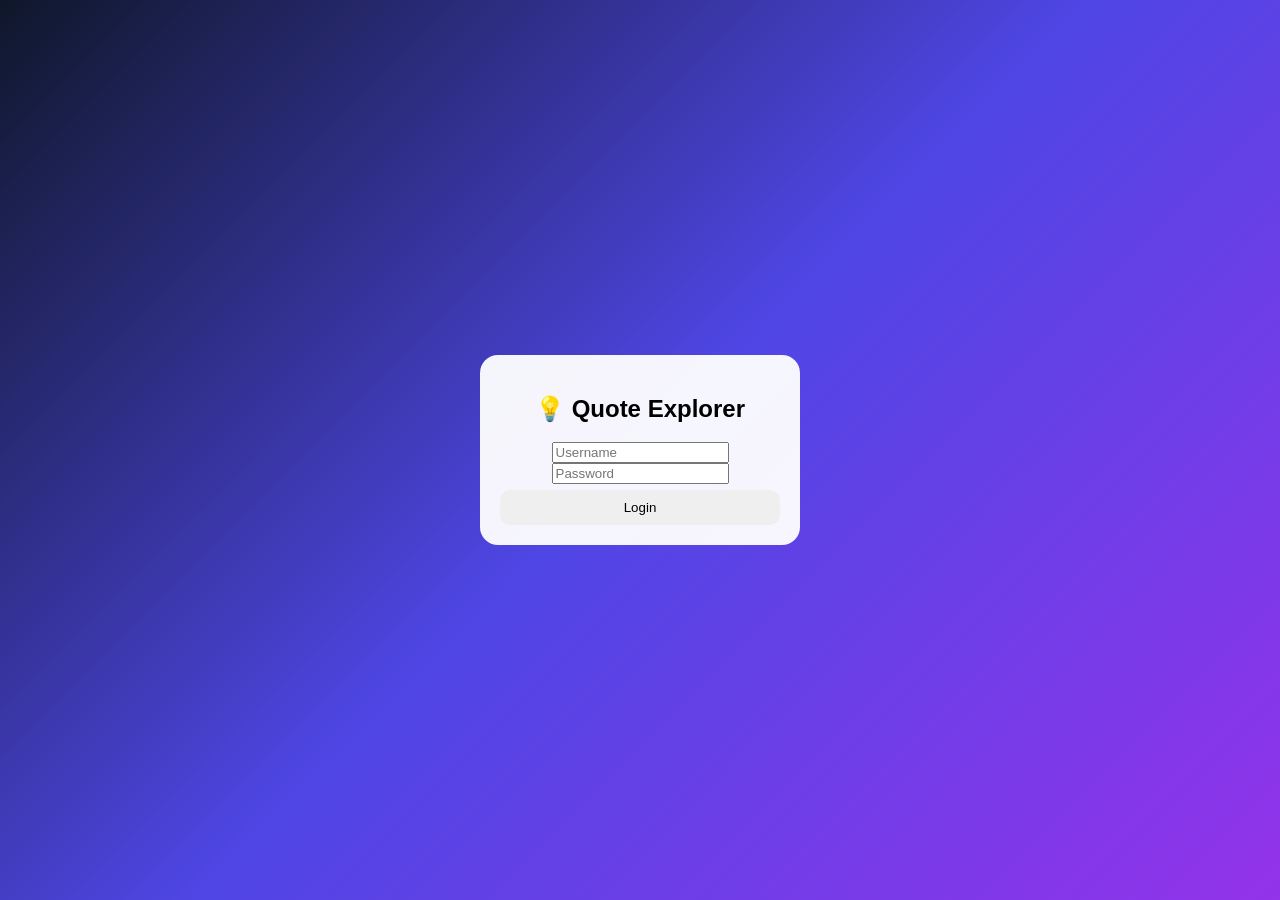
<file: APP DEVELOPMENT/Task_02_quote_app/index.html>
<!DOCTYPE html>
<html lang="en">
<head>
<meta charset="UTF-8">
<meta name="viewport" content="width=device-width, initial-scale=1.0">
<title>Quote Explorer App</title>

<style>
body {
    margin: 0;
    font-family: Arial;
    background: linear-gradient(135deg,#0f172a,#4f46e5,#9333ea);
    height: 100vh;
    display: flex;
    justify-content: center;
    align-items: center;
}

/* LOGIN */
.loginBox {
    width: 100%;
    height: 100%;
    display: flex;
    justify-content: center;
    align-items: center;
}

.loginCard {
    width: 280px;
    background: rgba(255,255,255,0.95);
    padding: 20px;
    border-radius: 18px;
    text-align: center;
}

/* APP */
.app {
    display: none;
}

.card {
    width: 380px;
    height: 600px;
    background: white;
    border-radius: 20px;
    display: flex;
    flex-direction: column;
    box-shadow: 0 10px 40px rgba(0,0,0,0.4);
    overflow: hidden;
}

/* HEADER */
.header {
    background: linear-gradient(135deg,#4f46e5,#9333ea);
    color: white;
    padding: 15px;
    text-align: center;
}

/* SEARCH */
.searchBox {
    padding: 10px;
}

.searchBox input {
    width: 100%;
    padding: 10px;
    border-radius: 10px;
    border: 1px solid #ddd;
}

/* QUOTE BOX */
.quote {
    margin: 10px;
    padding: 12px;
    background: #f3f4f6;
    border-radius: 12px;
    font-size: 14px;
    animation: fadeIn 0.4s ease;
}

/* BUTTONS */
button {
    width: 100%;
    padding: 10px;
    margin-top: 6px;
    border: none;
    border-radius: 10px;
    cursor: pointer;
}

.primary { background:#4f46e5; color:white; }

/* SCREEN */
.screen {
    flex: 1;
    overflow-y: auto;
    padding: 10px;
}

/* ANIMATION */
@keyframes fadeIn {
    from {opacity: 0; transform: translateY(10px);}
    to {opacity: 1; transform: translateY(0);}
}
</style>
</head>

<body>

<!-- LOGIN -->
<div class="loginBox" id="login">
    <div class="loginCard">
        <h2>💡 Quote Explorer</h2>
        <input id="user" placeholder="Username">
        <input id="pass" type="password" placeholder="Password">
        <button onclick="login()">Login</button>
    </div>
</div>

<!-- APP -->
<div class="app" id="app">

<div class="card">

    <div class="header">
        <h3>📚 Quote Explorer</h3>
    </div>

    <!-- SEARCH -->
    <div class="searchBox">
        <input id="search" placeholder="Search quotes..." oninput="renderQuotes()">
        <button class="primary" onclick="newQuote()">🔄 New Quote</button>
    </div>

    <!-- QUOTES -->
    <div class="screen" id="quoteList"></div>

</div>

</div>

<script>

let quotes = [
    "Believe in yourself and all that you are.",
    "Success starts with discipline.",
    "Small steps lead to big success.",
    "Stay focused and never quit.",
    "Dream big and work hard.",
    "Your mindset creates your future.",
    "Consistency beats motivation.",
    "Push yourself every day."
];

let current = "";

/* LOGIN */
function login(){
    document.getElementById("login").style.display = "none";
    document.getElementById("app").style.display = "block";
    renderQuotes();
}

/* NEW QUOTE */
function newQuote(){
    current = quotes[Math.floor(Math.random()*quotes.length)];
    alert("💡 New Quote: " + current);
}

/* RENDER QUOTES + SEARCH */
function renderQuotes(){
    let list = document.getElementById("quoteList");
    let search = document.getElementById("search").value.toLowerCase();

    list.innerHTML = "";

    let filtered = quotes.filter(q => q.toLowerCase().includes(search));

    filtered.forEach(q => {
        list.innerHTML += `
        <div class="quote">💡 ${q}</div>
        `;
    });
}

/* AUTO REFRESH QUOTES EVERY 5 SEC */
setInterval(renderQuotes, 5000);

</script>

</body>
</html>
</file>
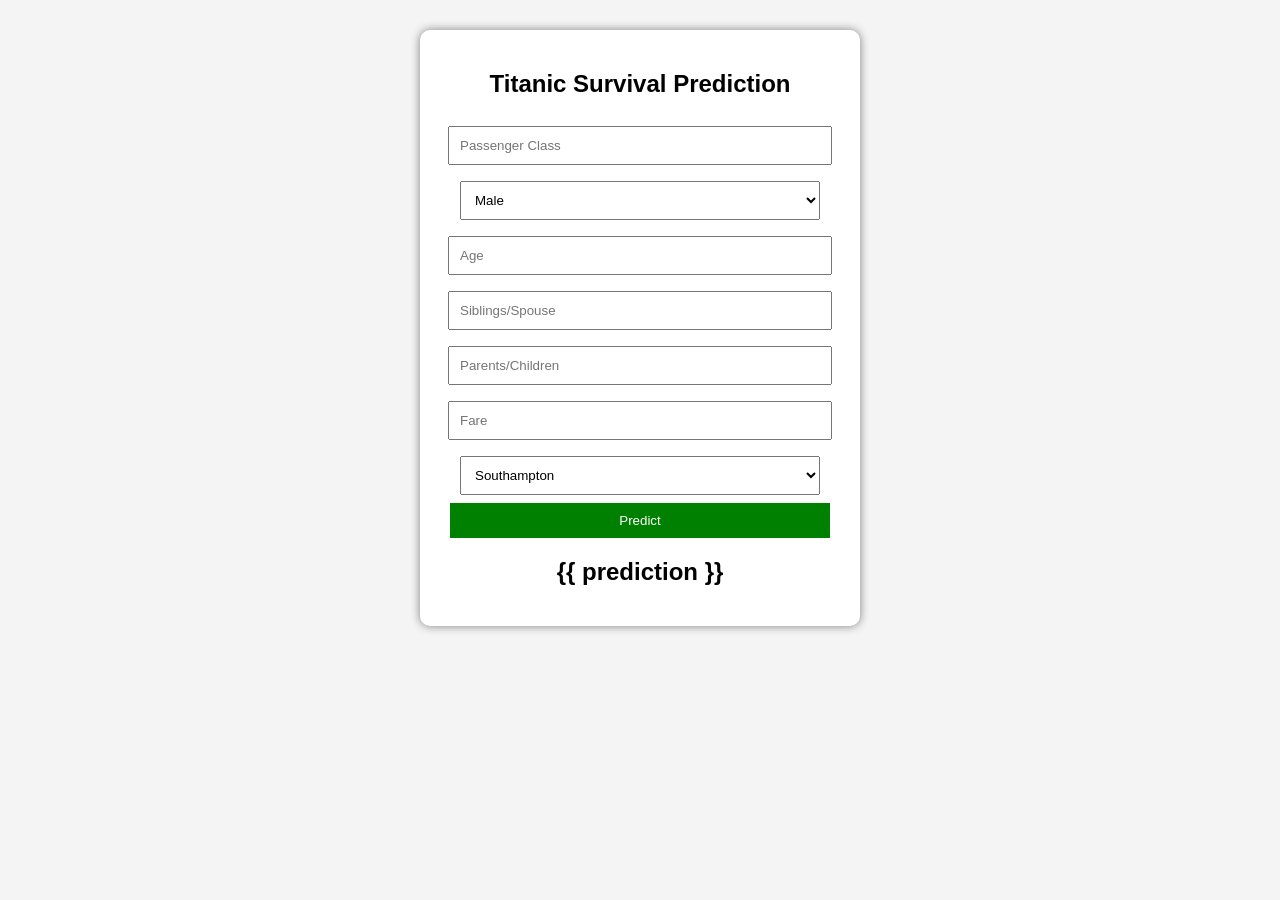
<file: Data Science/Task_1/index.html>
<!DOCTYPE html>
<html>
<head>

<title>Titanic Survival Prediction</title>

<style>

body{
font-family:Arial;
background:#f4f4f4;
text-align:center;
}

.container{

margin:auto;
margin-top:30px;
width:400px;
background:white;
padding:20px;
border-radius:10px;
box-shadow:0px 0px 10px gray;

}

input,select{

width:90%;
padding:10px;
margin:8px;

}

button{

padding:10px;
background:green;
color:white;
border:none;
width:95%;

}

</style>

</head>

<body>

<div class="container">

<h2>Titanic Survival Prediction</h2>

<form action="/predict" method="post">

<input type="number" name="Pclass" placeholder="Passenger Class" required>

<select name="Sex">

<option value="1">Male</option>

<option value="0">Female</option>

</select>

<input type="number" step="0.1" name="Age" placeholder="Age" required>

<input type="number" name="SibSp" placeholder="Siblings/Spouse">

<input type="number" name="Parch" placeholder="Parents/Children">

<input type="number" step="0.1" name="Fare" placeholder="Fare">

<select name="Embarked">

<option value="2">Southampton</option>

<option value="0">Cherbourg</option>

<option value="1">Queenstown</option>

</select>

<button type="submit">Predict</button>

</form>

<h2>{{ prediction }}</h2>

</div>

</body>

</html>
</file>
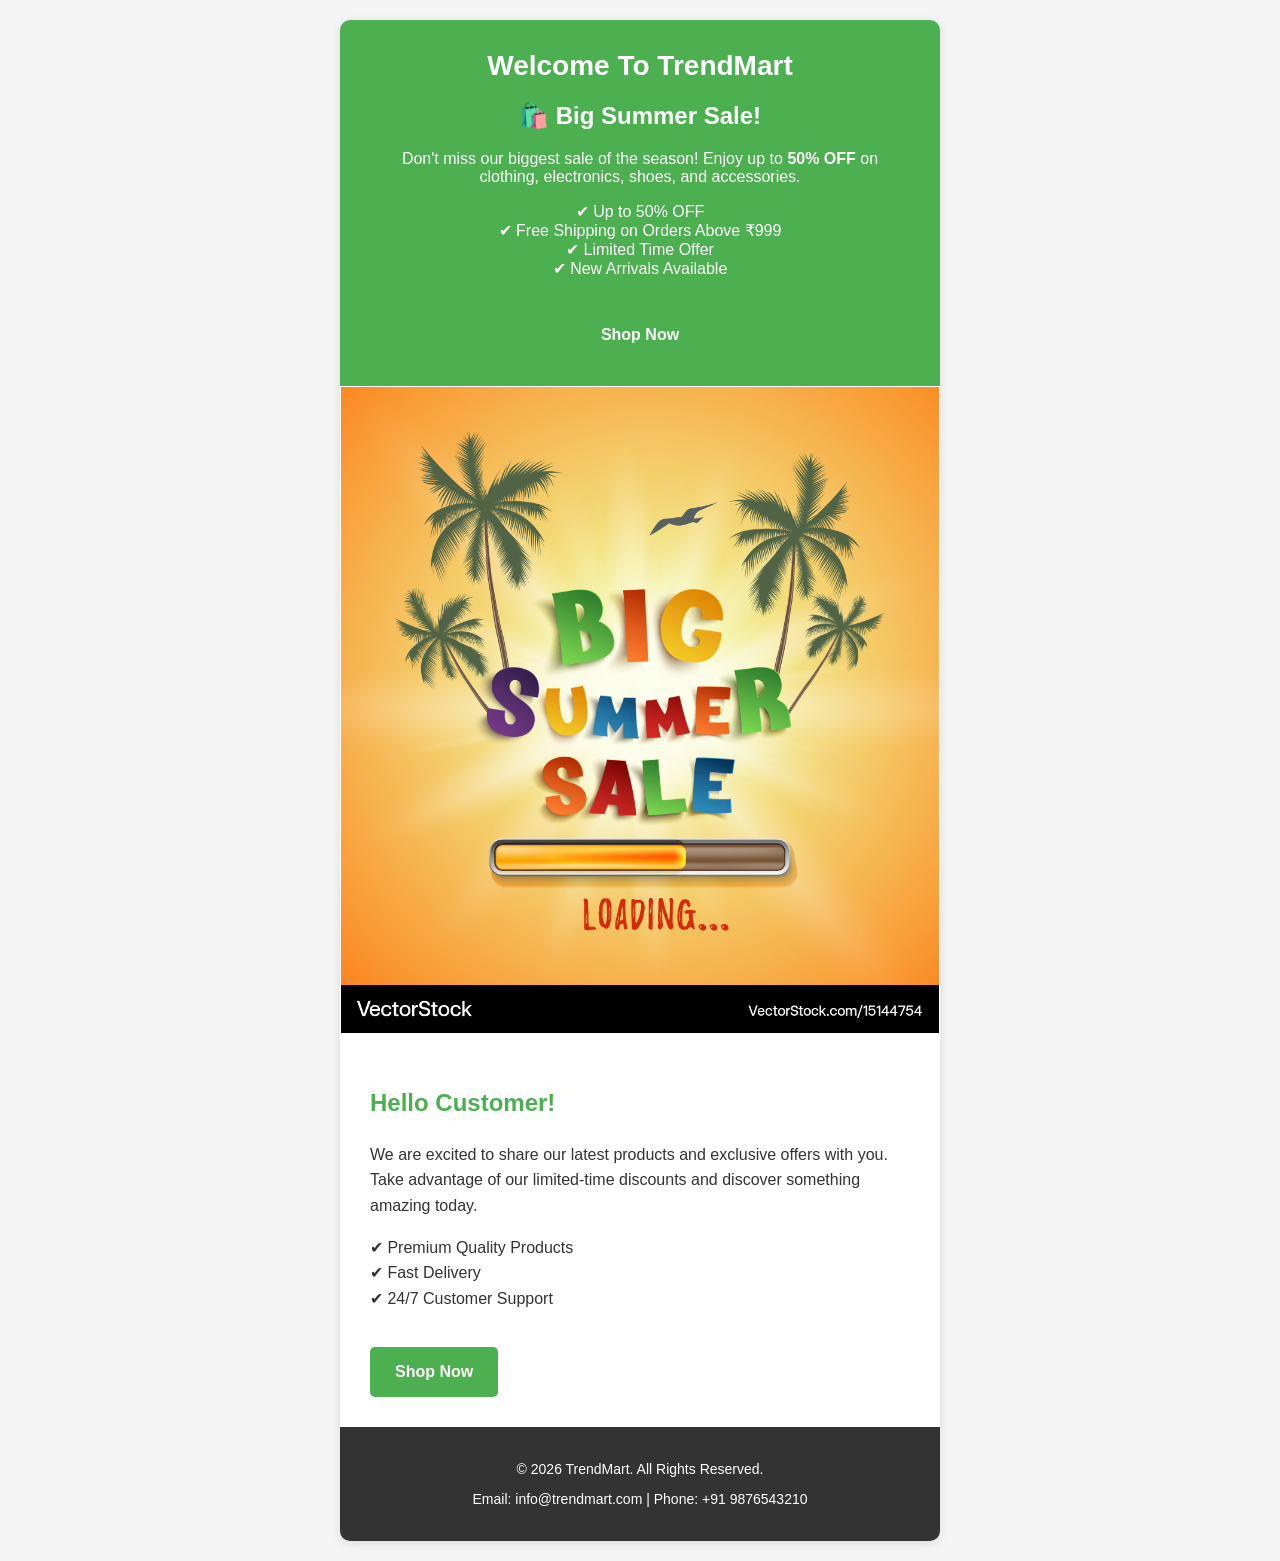
<file: uiux/Task_2/index.html>
<!DOCTYPE html>
<html lang="en">
<head>
<meta charset="UTF-8">
<meta name="viewport" content="width=device-width, initial-scale=1.0">
<title>Email Template</title>

<style>
    body {
        margin: 0;
        padding: 0;
        background-color: #f4f4f4;
        font-family: Arial, Helvetica, sans-serif;
    }

    table {
        border-spacing: 0;
    }

    img {
        display: block;
        max-width: 100%;
    }

    .wrapper {
        width: 100%;
        background-color: #f4f4f4;
        padding: 20px 0;
    }

    .main {
        width: 100%;
        max-width: 600px;
        margin: auto;
        background: #ffffff;
        border-radius: 10px;
        overflow: hidden;
        box-shadow: 0 2px 10px rgba(0,0,0,0.1);
    }

    .header {
        background: #4CAF50;
        color: white;
        text-align: center;
        padding: 30px;
    }

    .header h1 {
        margin: 0;
        font-size: 28px;
    }

    .banner img {
        width: 100%;
    }

    .content {
        padding: 30px;
        color: #333;
        line-height: 1.6;
    }

    .content h2 {
        color: #4CAF50;
    }

    .button {
        display: inline-block;
        background: #4CAF50;
        color: white;
        text-decoration: none;
        padding: 12px 25px;
        border-radius: 5px;
        margin-top: 20px;
        font-weight: bold;
    }

    .footer {
        background: #333;
        color: white;
        text-align: center;
        padding: 20px;
        font-size: 14px;
    }

    @media screen and (max-width:600px) {
        .content {
            padding: 20px;
        }

        .header h1 {
            font-size: 24px;
        }

        .button {
            display: block;
            text-align: center;
        }
    }
</style>

</head>

<body>

<div class="wrapper">

<table class="main" align="center">

<tr>
<td class="header">
<h1>Welcome To TrendMart</h1>   
<h2>🛍️ Big Summer Sale!</h2>

<p>
Don't miss our biggest sale of the season! Enjoy up to
<strong>50% OFF</strong> on clothing, electronics, shoes, and accessories.
</p>

<p>
✔ Up to 50% OFF<br>
✔ Free Shipping on Orders Above ₹999<br>
✔ Limited Time Offer<br>
✔ New Arrivals Available
</p>

<a href="#" class="button">Shop Now</a>
</td>
</tr>

<tr>
<td class="banner">
<img src="big-summer-sale-loading-poster-template-vector-15144754.avif" alt="Banner Image">
</td>
</tr>

<tr>
<td class="content">
<h2>Hello Customer!</h2>

<p>
We are excited to share our latest products and exclusive offers with you.
Take advantage of our limited-time discounts and discover something amazing today.
</p>

<p>
✔ Premium Quality Products<br>
✔ Fast Delivery<br>
✔ 24/7 Customer Support
</p>

<a href="#" class="button">Shop Now</a>

</td>
</tr>

<tr>
<td class="footer">
<p>© 2026 TrendMart. All Rights Reserved.</p>
<p>Email: info@trendmart.com | Phone: +91 9876543210</p>
</td>
</tr>

</table>

</div>

</body>
</html>
</file>
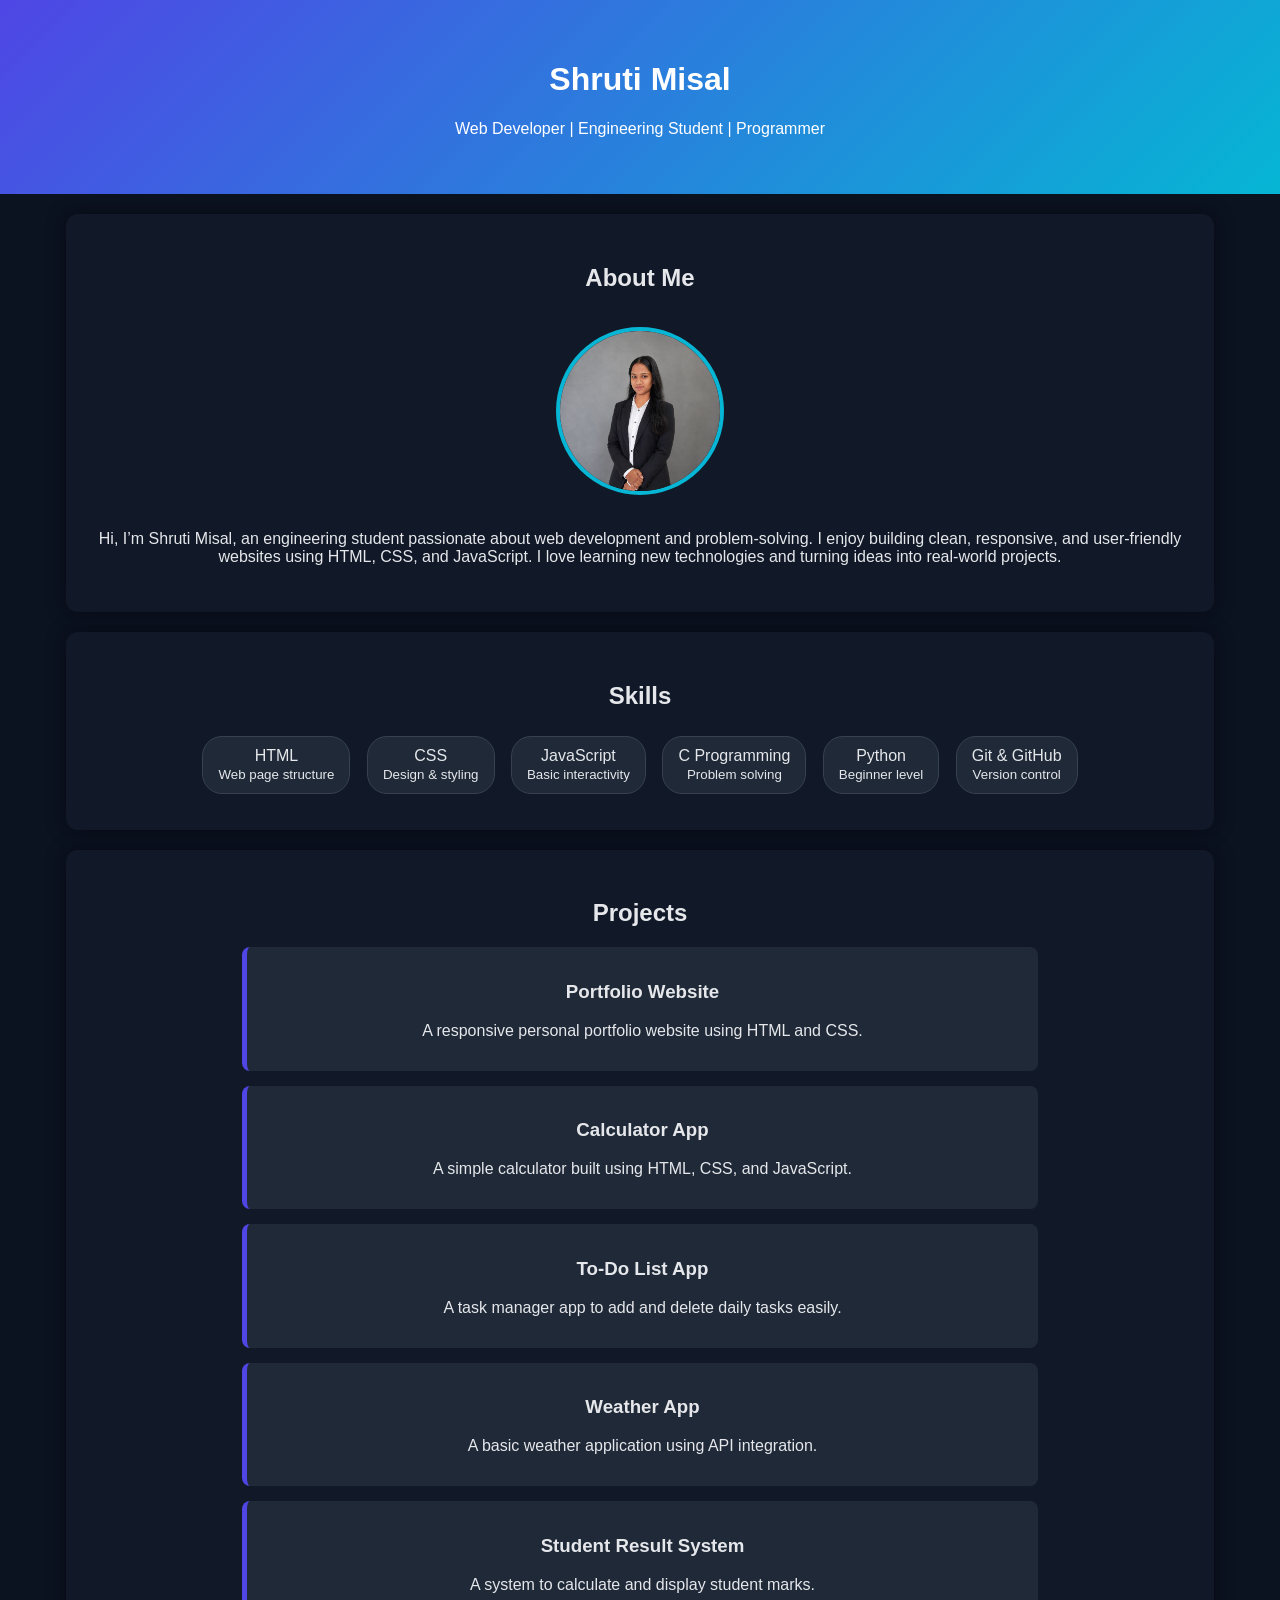
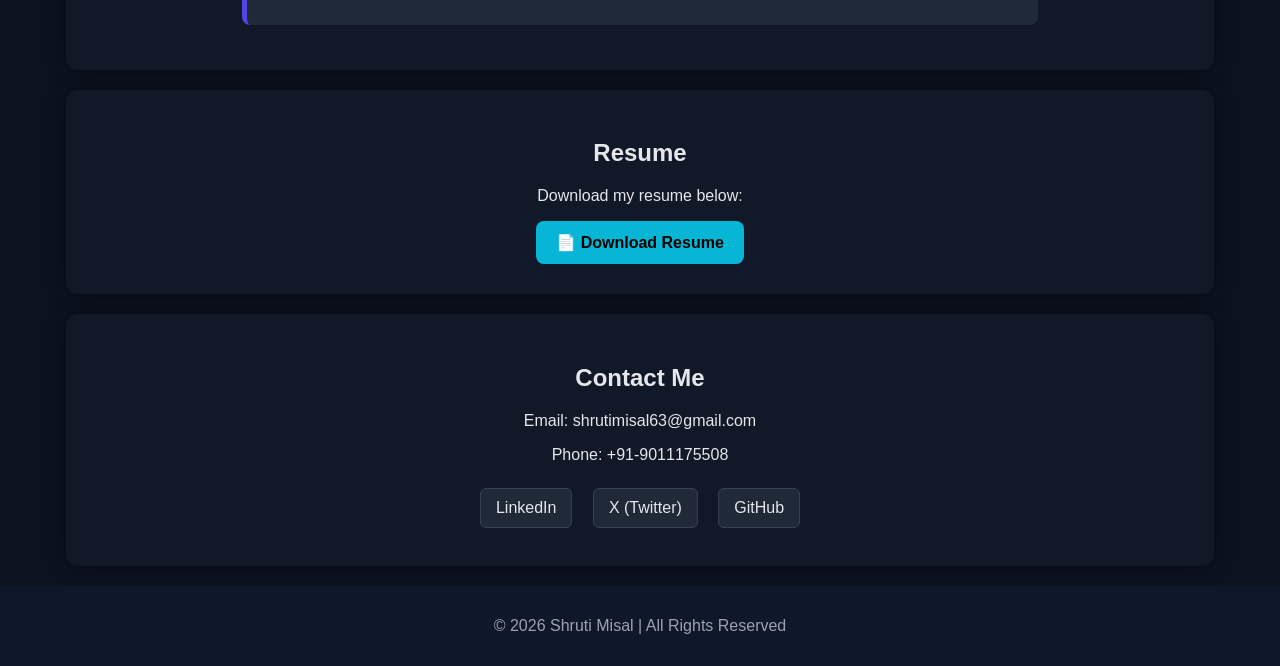
<file: web/Task_01_portfolio/index.html>
<!DOCTYPE html>
<html lang="en">
<head>
    <meta charset="UTF-8">
    <meta name="viewport" content="width=device-width, initial-scale=1.0">
    <title>Shruti Misal | Portfolio</title>

    <link rel="stylesheet" href="style.css">
</head>

<body>

<!-- HEADER -->
<header>
    <h1>Shruti Misal</h1>
    <p>Web Developer | Engineering Student | Programmer</p>
</header>

<!-- ABOUT SECTION -->
<section id="about">
    <h2>About Me</h2>

    <img src="images/PHOTO.jpeg" alt="My Photo">

    <p>
        Hi, I’m Shruti Misal, an engineering student passionate about web development and problem-solving.
        I enjoy building clean, responsive, and user-friendly websites using HTML, CSS, and JavaScript.
        I love learning new technologies and turning ideas into real-world projects.
    </p>
</section>

<!-- SKILLS SECTION -->
<section id="skills">
    <h2>Skills</h2>

    <div class="box">
        <span>HTML<br><small>Web page structure</small></span>
        <span>CSS<br><small>Design & styling</small></span>
        <span>JavaScript<br><small>Basic interactivity</small></span>
        <span>C Programming<br><small>Problem solving</small></span>
        <span>Python<br><small>Beginner level</small></span>
        <span>Git & GitHub<br><small>Version control</small></span>
    </div>
</section>

<!-- PROJECTS SECTION -->
<section id="projects">
    <h2>Projects</h2>

    <div class="project">
        <h3>Portfolio Website</h3>
        <p>A responsive personal portfolio website using HTML and CSS.</p>
    </div>

    <div class="project">
        <h3>Calculator App</h3>
        <p>A simple calculator built using HTML, CSS, and JavaScript.</p>
    </div>

    <div class="project">
        <h3>To-Do List App</h3>
        <p>A task manager app to add and delete daily tasks easily.</p>
    </div>

    <div class="project">
        <h3>Weather App</h3>
        <p>A basic weather application using API integration.</p>
    </div>

    <div class="project">
        <h3>Student Result System</h3>
        <p>A system to calculate and display student marks.</p>
    </div>
</section>

<!-- RESUME SECTION -->
<section id="resume">
    <h2>Resume</h2>
    <p>Download my resume below:</p>

    <a href="shruti_misal.pdf" download>📄 Download Resume</a>
</section>

<!-- CONTACT SECTION -->
<section id="contact">
    <h2>Contact Me</h2>

    <p>Email: shrutimisal63@gmail.com</p>
    <p>Phone: +91-9011175508</p>

    <div class="social">
        <a href="https://www.linkedin.com/in/shruti-m-b521763a0/" target="_blank">LinkedIn</a>
        <a href="https://x.com/shrutimisal27" target="_blank">X (Twitter)</a>
        <a href="https://github.com/shrutimisal63" target="_blank">GitHub</a>
    </div>
</section>

<!-- FOOTER -->
<footer>
    <p>© 2026 Shruti Misal | All Rights Reserved</p>
</footer>

</body>
</html>
</file>
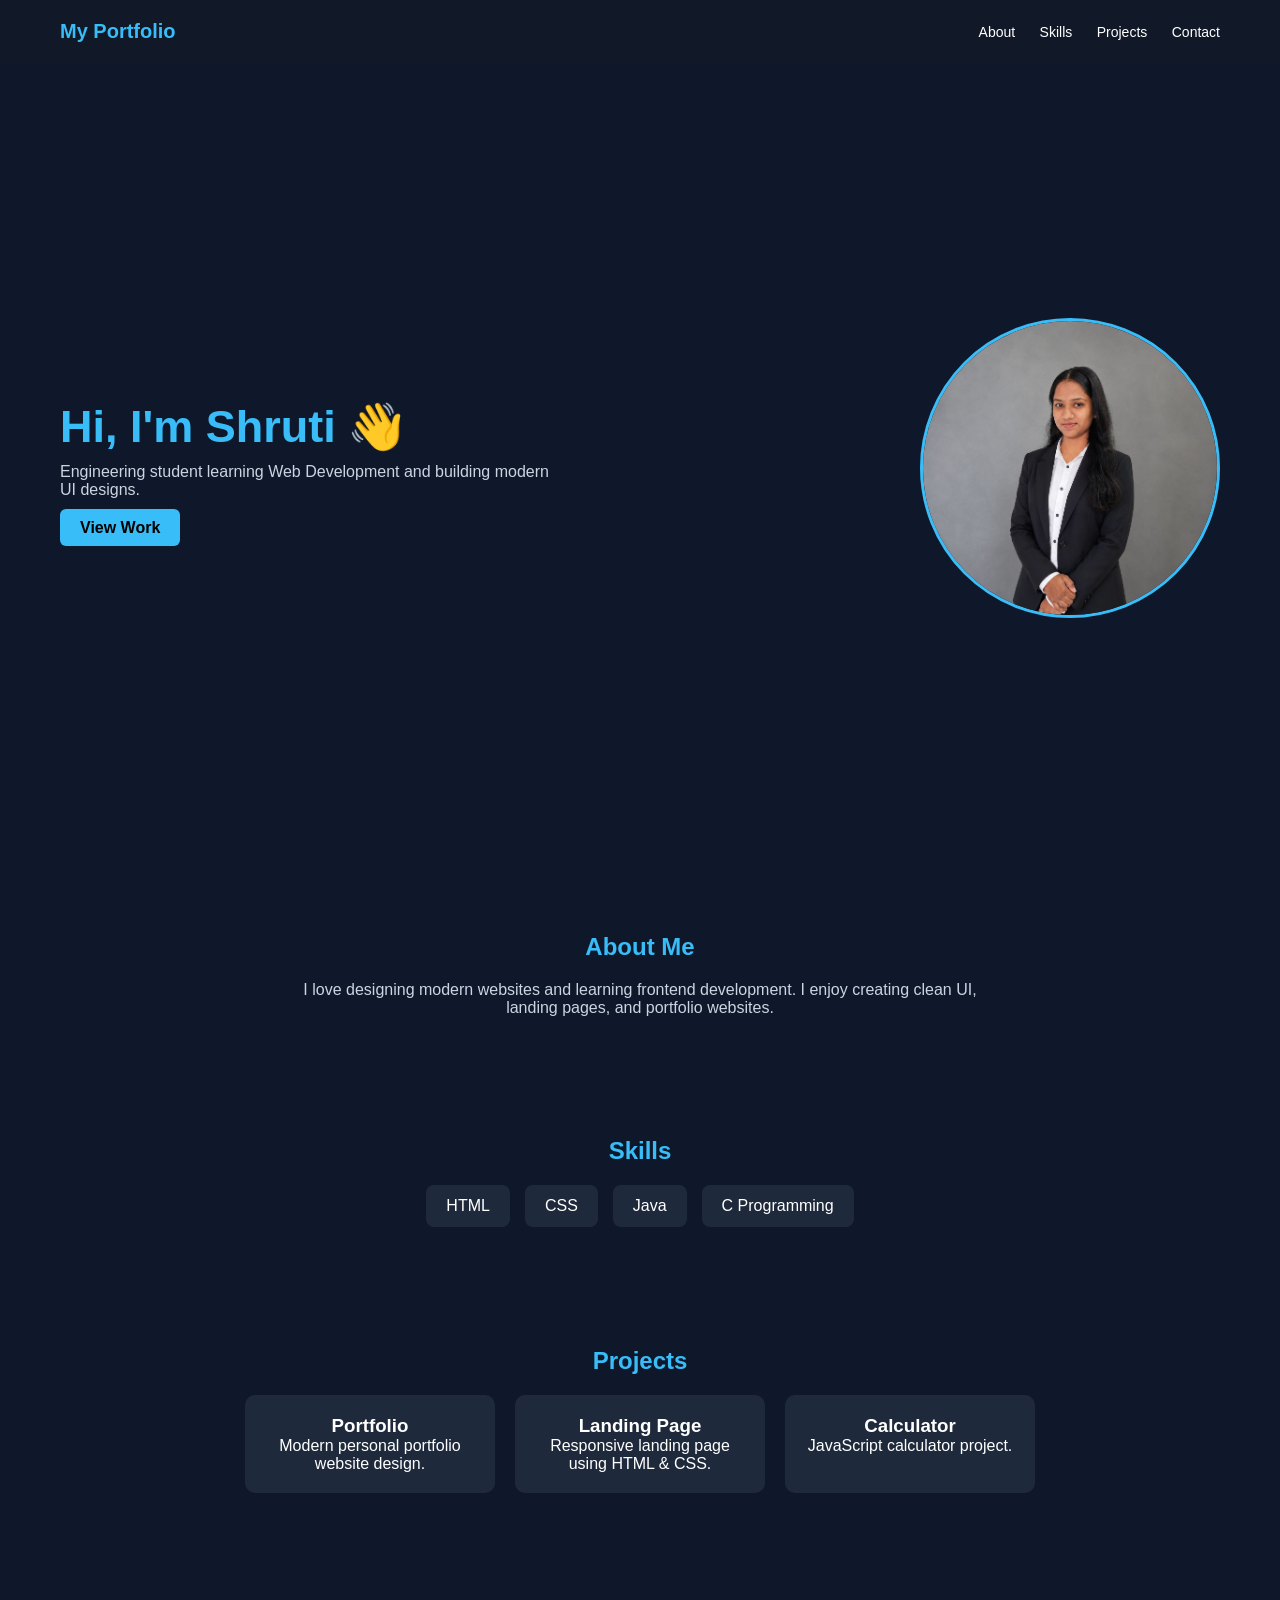
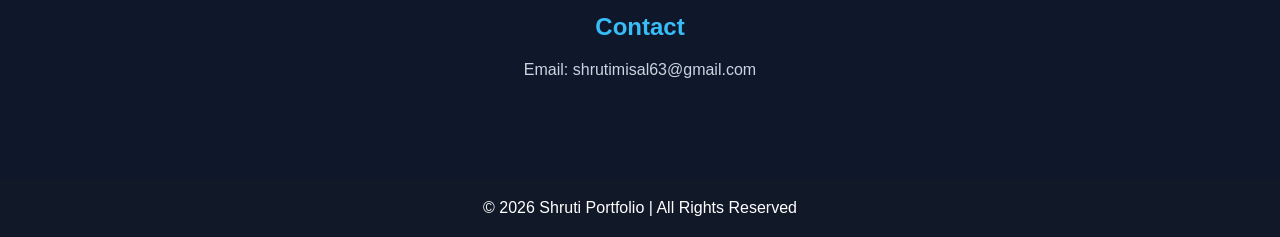
<file: web/Task_02_landing_page/index.html>
<!DOCTYPE html>
<html lang="en">
<head>
  <meta charset="UTF-8">
  <meta name="viewport" content="width=device-width, initial-scale=1.0">
  <title>Shruti Portfolio</title>

  <style>
    * {
      margin: 0;
      padding: 0;
      box-sizing: border-box;
      font-family: "Segoe UI", sans-serif;
    }

    body {
      background: #0f172a;
      color: white;
    }

    /* Navbar */
    header {
      display: flex;
      justify-content: space-between;
      align-items: center;
      padding: 20px 60px;
      background: #111827;
    }

    header h1 {
      font-size: 20px;
      color: #38bdf8;
    }

    nav a {
      color: white;
      margin-left: 20px;
      text-decoration: none;
      font-size: 14px;
    }

    nav a:hover {
      color: #38bdf8;
    }

    /* Hero */
    .hero {
      display: flex;
      justify-content: space-between;
      align-items: center;
      padding: 80px 60px;
      min-height: 90vh;
    }

    .hero-text {
      max-width: 500px;
    }

    .hero-text h2 {
      font-size: 45px;
      margin-bottom: 10px;
    }

    .hero-text p {
      color: #cbd5e1;
      margin-bottom: 20px;
    }

    .btn {
      padding: 10px 20px;
      background: #38bdf8;
      border: none;
      color: black;
      border-radius: 6px;
      text-decoration: none;
      font-weight: bold;
    }

   .hero-img {
  width: 300px;
  height: 300px;
  border-radius: 50%;
  overflow: hidden;
  border: 3px solid #38bdf8;
}

.hero-img img {
  width: 100%;
  height: 100%;
  object-fit: cover;
}

    /* Sections */
    section {
      padding: 60px;
      text-align: center;
    }

    h2 {
      margin-bottom: 20px;
      color: #38bdf8;
    }

    /* Skills */
    .skills {
      display: flex;
      justify-content: center;
      flex-wrap: wrap;
      gap: 15px;
    }

    .skill {
      background: #1e293b;
      padding: 12px 20px;
      border-radius: 8px;
    }

    /* Projects */
    .projects {
      display: flex;
      justify-content: center;
      flex-wrap: wrap;
      gap: 20px;
    }

    .card {
      background: #1e293b;
      padding: 20px;
      width: 250px;
      border-radius: 10px;
    }

    .card:hover {
      transform: scale(1.05);
      transition: 0.3s;
    }

    /* Footer */
    footer {
      text-align: center;
      padding: 20px;
      background: #111827;
      margin-top: 40px;
    }
  </style>
</head>

<body>

  <!-- Navbar -->
  <header>
    <h1>My Portfolio</h1>
    <nav>
      <a href="#about">About</a>
      <a href="#skills">Skills</a>
      <a href="#projects">Projects</a>
      <a href="#contact">Contact</a>
    </nav>
  </header>

  <!-- Hero Section -->
  <div class="hero">
   
    <div class="hero-text">
      <h2>Hi, I'm Shruti 👋</h2>
      <p>Engineering student learning Web Development and building modern UI designs.</p>
      <a href="#projects" class="btn">View Work</a>
    </div>

 <div class="hero-img">
  <img src="images/PHOTO.jpeg" alt="My Photo">
</div>
  </div>

  <!-- About -->
  <section id="about">
    <h2>About Me</h2>
    <p style="color:#cbd5e1; max-width:700px; margin:auto;">
      I love designing modern websites and learning frontend development.
      I enjoy creating clean UI, landing pages, and portfolio websites.
    </p>
  </section>

  <!-- Skills -->
  <section id="skills">
    <h2>Skills</h2>
    <div class="skills">
      <div class="skill">HTML</div>
      <div class="skill">CSS</div>
      <div class="skill">Java</div>
      <div class="skill">C Programming</div>
    </div>
  </section>

  <!-- Projects -->
  <section id="projects">
    <h2>Projects</h2>
    <div class="projects">

      <div class="card">
        <h3>Portfolio</h3>
        <p>Modern personal portfolio website design.</p>
      </div>

      <div class="card">
        <h3>Landing Page</h3>
        <p>Responsive landing page using HTML & CSS.</p>
      </div>

      <div class="card">
        <h3>Calculator</h3>
        <p> JavaScript calculator project.</p>
      </div>

    </div>
  </section>

  <!-- Contact -->
  <section id="contact">
    <h2>Contact</h2>
    <p style="color:#cbd5e1;">Email: shrutimisal63@gmail.com</p>
  </section>

  <!-- Footer -->
  <footer>
    © 2026 Shruti Portfolio | All Rights Reserved
  </footer>

</body>
</html>
</file>
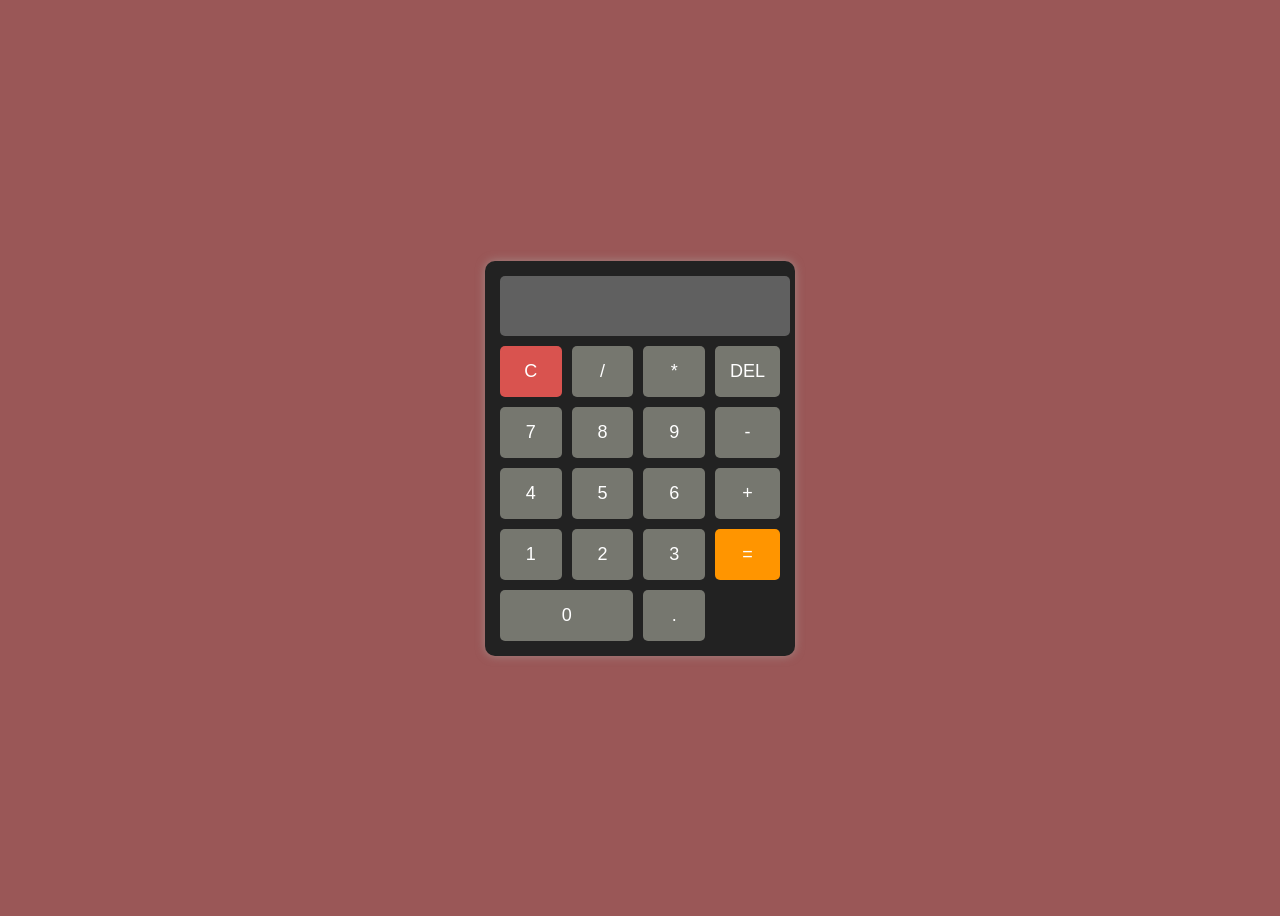
<file: web/Task_03_calculator/index.html>
<!DOCTYPE html>
<html lang="en">
<head>
<meta charset="UTF-8" />
<meta name="viewport" content="width=device-width, initial-scale=1.0"/>
<title>Calculator</title>

<style>
  body {
    display: flex;
    justify-content: center;
    align-items: center;
    height: 100vh;
    background: #9a5757;
    font-family: Arial, sans-serif;
  }

  .calculator {
    width: 280px;
    background: #222;
    padding: 15px;
    border-radius: 10px;
    box-shadow: 0 0 10px rgba(168, 161, 157, 0.658);
  }

  #display {
    width: 100%;
    height: 50px;
    font-size: 22px;
    text-align: right;
    margin-bottom: 10px;
    padding: 5px;
    border: none;
    outline: none;
    border-radius: 5px;
  }

  .buttons {
    display: grid;
    grid-template-columns: repeat(4, 1fr);
    gap: 10px;
  }

  button {
    padding: 15px;
    font-size: 18px;
    border: none;
    border-radius: 5px;
    cursor: pointer;
    background: #76776f;
    color: white;
    transition: 0.2s;
  }

  button:hover {
    background: #7b4071;
  }

  .equal {
    background: #ff9500;
  }

  .clear {
    background: #d9534f;
  }
</style>
</head>

<body>

<div class="calculator">
  <input type="text" id="display" disabled />

  <div class="buttons">
    <button onclick="clearDisplay()" class="clear">C</button>
    <button onclick="appendValue('/')">/</button>
    <button onclick="appendValue('*')">*</button>
    <button onclick="deleteLast()">DEL</button>

    <button onclick="appendValue('7')">7</button>
    <button onclick="appendValue('8')">8</button>
    <button onclick="appendValue('9')">9</button>
    <button onclick="appendValue('-')">-</button>

    <button onclick="appendValue('4')">4</button>
    <button onclick="appendValue('5')">5</button>
    <button onclick="appendValue('6')">6</button>
    <button onclick="appendValue('+')">+</button>

    <button onclick="appendValue('1')">1</button>
    <button onclick="appendValue('2')">2</button>
    <button onclick="appendValue('3')">3</button>
    <button onclick="calculate()" class="equal">=</button>

    <button onclick="appendValue('0')" style="grid-column: span 2;">0</button>
    <button onclick="appendValue('.')">.</button>
  </div>
</div>

<script>
  let display = document.getElementById("display");

  function appendValue(value) {
    display.value += value;
  }

  function clearDisplay() {
    display.value = "";
  }

  function deleteLast() {
    display.value = display.value.slice(0, -1);
  }

  function calculate() {
    try {
      display.value = eval(display.value);
    } catch {
      display.value = "Error";
    }
  }
</script>

</body>
</html>
</file>
<file: web/Task_01_portfolio/style.css>
/* BODY */
body {
    margin: 0;
    font-family: Arial, sans-serif;
    background: #0b1220;   /* deep navy background */
    color: #e5e7eb;
    text-align: center;
}

/* HEADER */
header {
    background: linear-gradient(135deg, #4f46e5, #06b6d4);
    color: white;
    padding: 40px 20px;
}

/* SECTIONS */
section {
    background: #111827;
    margin: 20px auto;
    padding: 30px;
    width: 85%;
    border-radius: 12px;
    box-shadow: 0 0 20px rgba(0,0,0,0.4);
}

/* ABOUT IMAGE */
#about img {
    width: 160px;
    height: 160px;
    border-radius: 50%;
    border: 4px solid #06b6d4;
    margin: 15px 0;
}

/* SKILLS */
.box span {
    display: inline-block;
    background: #1f2937;
    color: #e5e7eb;
    padding: 10px 15px;
    margin: 6px;
    border-radius: 20px;
    border: 1px solid #374151;
    transition: 0.3s;
}

.box span:hover {
    background: #06b6d4;
    color: #000;
    transform: scale(1.1);
}

/* PROJECTS */
.project {
    background: #1f2937;
    margin: 15px auto;
    padding: 15px;
    width: 70%;
    border-left: 5px solid #4f46e5;
    border-radius: 8px;
    transition: 0.3s;
}

.project:hover {
    transform: scale(1.05);
    border-left: 5px solid #06b6d4;
}

/* RESUME BUTTON */
#resume a {
    display: inline-block;
    background: #06b6d4;
    color: #000;
    padding: 12px 20px;
    text-decoration: none;
    border-radius: 8px;
    font-weight: bold;
}

#resume a:hover {
    background: #4f46e5;
    color: white;
}

/* SOCIAL LINKS */
.social a {
    display: inline-block;
    margin: 8px;
    padding: 10px 15px;
    background: #1f2937;
    color: #e5e7eb;
    text-decoration: none;
    border-radius: 6px;
    border: 1px solid #374151;
    transition: 0.3s;
}

.social a:hover {
    background: #06b6d4;
    color: #000;
}

/* FOOTER */
footer {
    background: #0f172a;
    color: #9ca3af;
    padding: 15px;
    margin-top: 20px;
}
</file>
